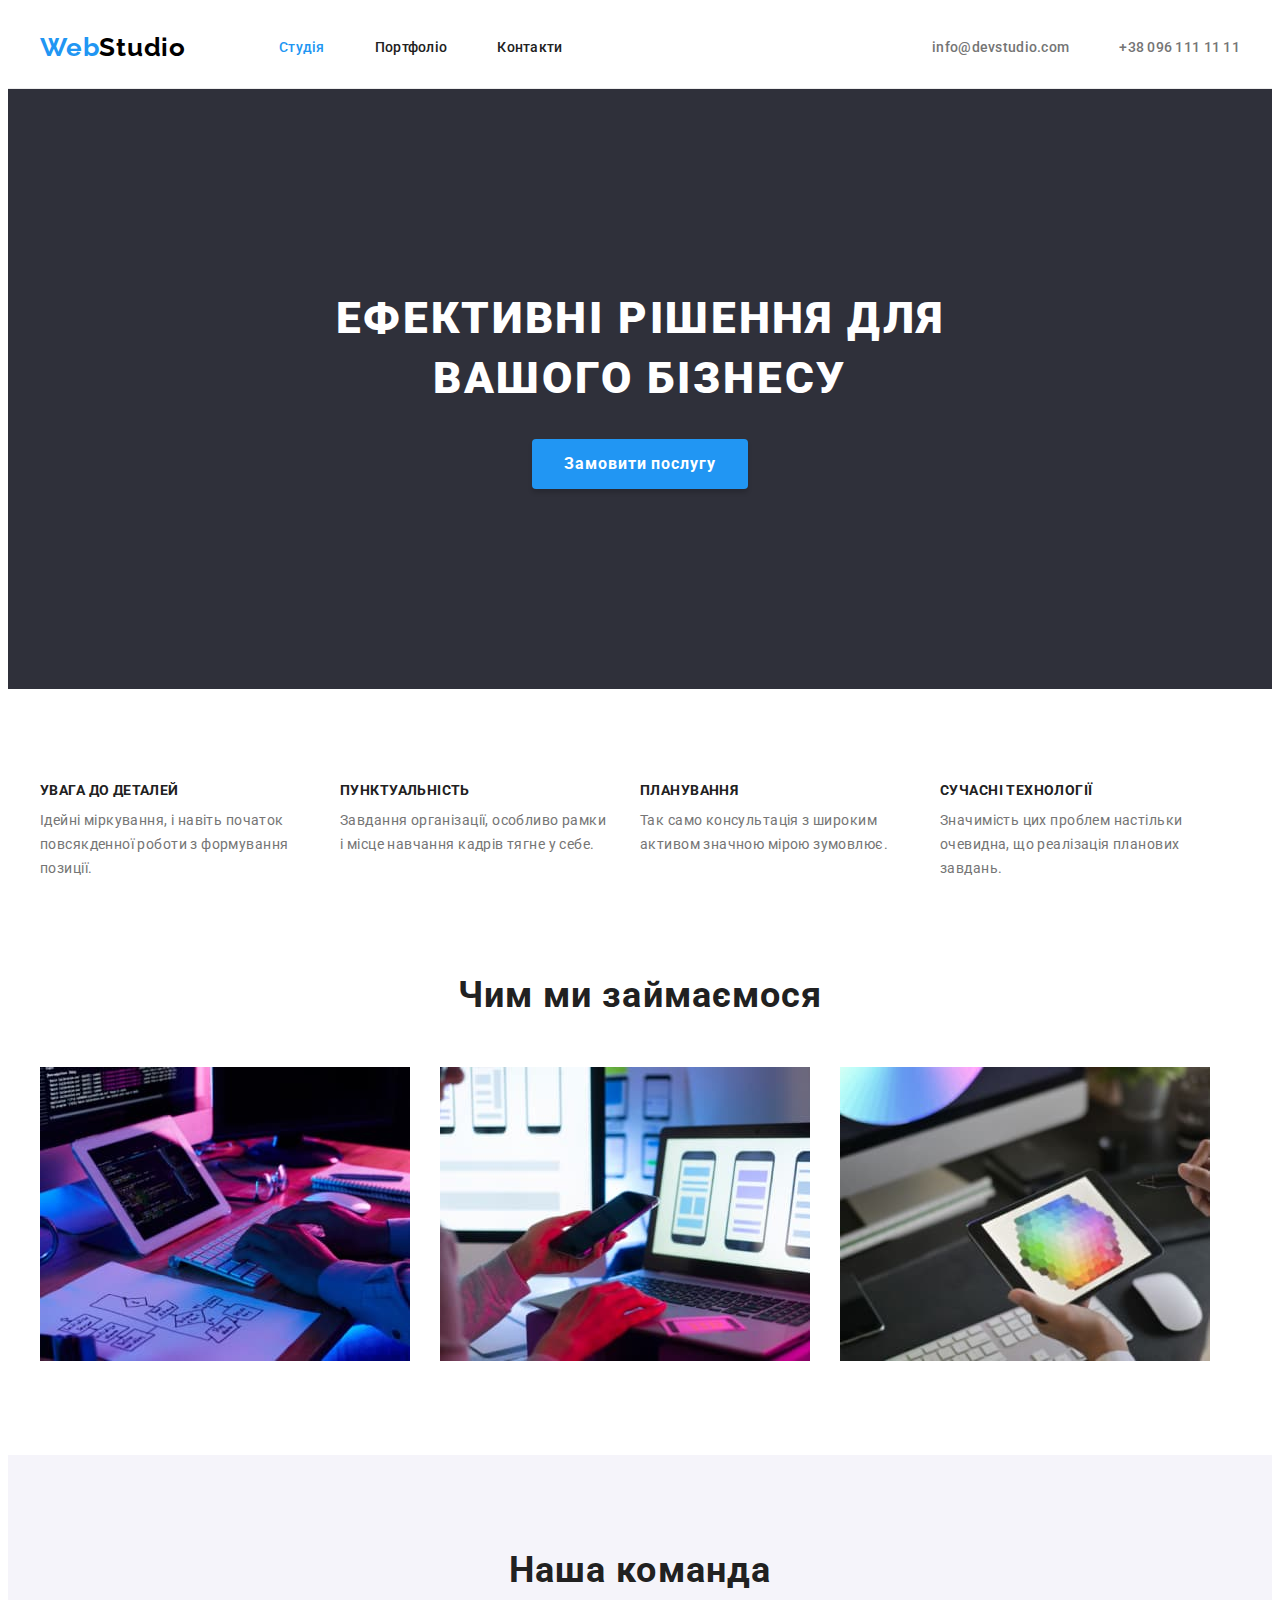
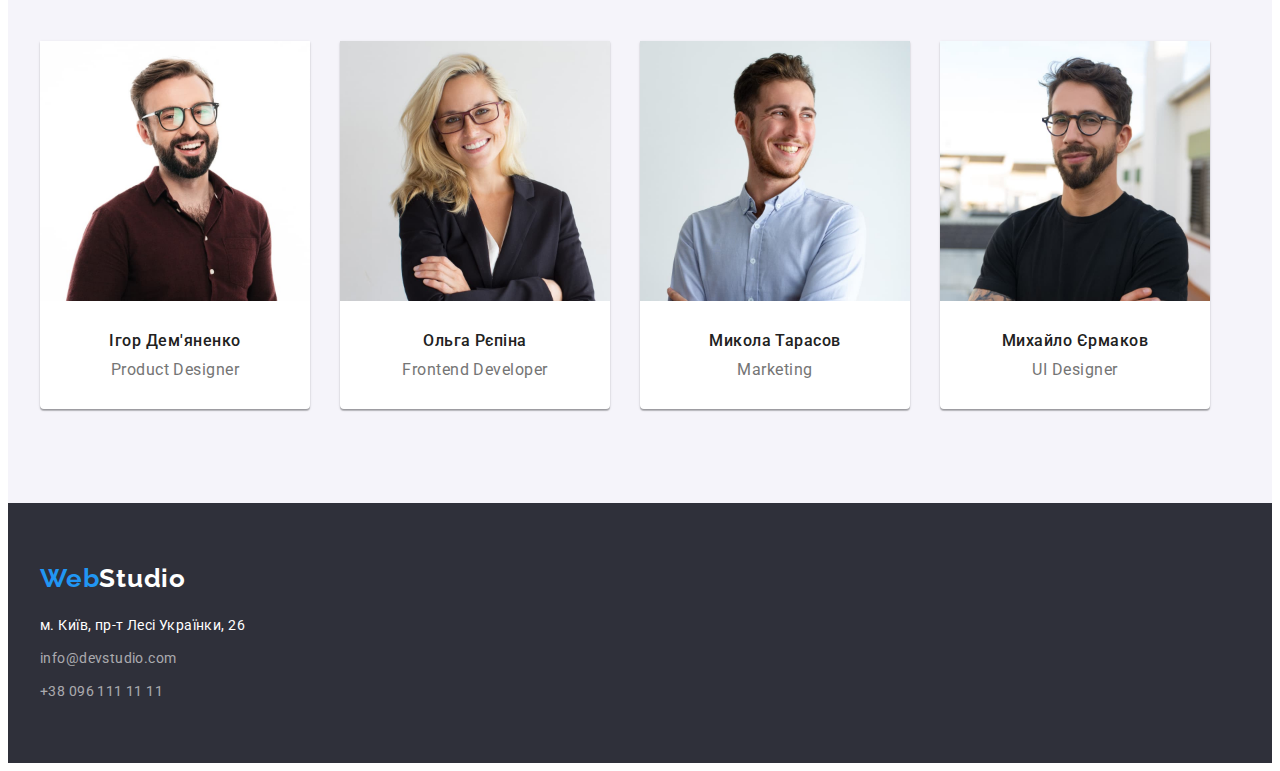
<file: index.html>
<!DOCTYPE html>
<html lang="uk">
  <head>
    <meta charset="UTF-8" />
    <meta http-equiv="X-UA-Compatible" content="IE=edge" />
    <meta name="viewport" content="width=device-width, initial-scale=1.0" />
    <title>Web Studio</title>
    <link rel="preconnect" href="https://fonts.googleapis.com" />
    <link rel="preconnect" href="https://fonts.gstatic.com" crossorigin />
    <link
      href="https://fonts.googleapis.com/css2?family=Raleway:wght@700&family=Roboto:wght@400;500;700;900&display=swap"
      rel="stylesheet"
    />
    <link
      rel="stylesheet"
      href="https://cdnjs.cloudflare.com/ajax/libs/modern-normalize/1.1.0/modern-normalize.min.css"
      integrity="sha512-wpPYUAdjBVSE4KJnH1VR1HeZfpl1ub8YT/NKx4PuQ5NmX2tKuGu6U/JRp5y+Y8XG2tV+wKQpNHVUX03MfMFn9Q=="
      crossorigin="anonymous"
      referrerpolicy="no-referrer"
    />
    <link rel="stylesheet" href="./css/styles.css" />
  </head>
  <body>
    <header class="header">
      <div class="container header-container">
        <nav class="header-navigation">
          <a class="header-logo" href="#"><span>Web</span>Studio</a>
          <ul class="header-list">
            <li class="header-item">
              <a class="header-link link-current" href="#">Студія</a>
            </li>
            <li class="header-item">
              <a class="header-link" href="./portfolio.html">Портфоліо</a>
            </li>
            <li class="header-item">
              <a class="header-link" href="#">Контакти</a>
            </li>
          </ul>
        </nav>
        <ul class="header-sublist">
          <li>
            <a class="header-mail" href="mailto:info@devstudio.com"
              >info@devstudio.com</a
            >
          </li>
          <li>
            <a class="header-phone" href="tel:+380961111111"
              >+38 096 111 11 11</a
            >
          </li>
        </ul>
      </div>
    </header>
    <main>
      <section class="hero">
        <div class="container">
          <h1 class="hero-title">Ефективні рішення для вашого бізнесу</h1>
          <button class="hero-btn" type="button">Замовити послугу</button>
        </div>
      </section>
      <section class="advantages">
        <div class="container advantages-container">
          <h2 class="visually-hidden">Наші переваги</h2>
          <ul class="advantages-list">
            <li class="advantages-item">
              <h3 class="advantages-subtitle">УВАГА ДО ДЕТАЛЕЙ</h3>
              <p class="advantages-text">
                Ідейні міркування, і навіть початок повсякденної роботи з
                формування позиції.
              </p>
            </li>
            <li class="advantages-item">
              <h3 class="advantages-subtitle">ПУНКТУАЛЬНІСТЬ</h3>
              <p class="advantages-text">
                Завдання організації, особливо рамки і місце навчання кадрів
                тягне у себе.
              </p>
            </li>
            <li class="advantages-item">
              <h3 class="advantages-subtitle">ПЛАНУВАННЯ</h3>
              <p class="advantages-text">
                Так само консультація з широким активом значною мірою зумовлює.
              </p>
            </li>
            <li class="advantages-item">
              <h3 class="advantages-subtitle">СУЧАСНІ ТЕХНОЛОГІЇ</h3>
              <p class="advantages-text">
                Значимість цих проблем настільки очевидна, що реалізація
                планових завдань.
              </p>
            </li>
          </ul>
        </div>
      </section>
      <section class="services">
        <div class="container">
          <h2 class="services-title">Чим ми займаємося</h2>
          <ul class="services-list">
            <li class="services-item">
              <img
                src="./images/what-are-we-doing1.jpg"
                alt="кодуємо"
                width="370"
              />
            </li>
            <li class="services-item">
              <img
                src="./images/what-are-we-doing2.jpg"
                alt="адаптуємо"
                width="370"
              />
            </li>
            <li class="services-item">
              <img
                src="./images/what-are-we-doing3.jpg"
                alt="стилізуємо"
                width="370"
              />
            </li>
          </ul>
        </div>
      </section>
      <section class="team">
        <div class="container">
          <h2 class="team-title">Наша команда</h2>
          <ul class="team-list">
            <li class="team-item">
              <img
                src="./images/team1.jpg"
                alt="ігор дем'яненко дизайнер"
                width="270"
                height="260"
              />
              <div class="team-text-wrapper">
                <h3 class="team-subtitle">Ігор Дем'яненко</h3>
                <p class="team-text">Product Designer</p>
              </div>
            </li>

            <li class="team-item">
              <img
                src="./images/team2.jpg"
                alt="ольга рєпіна фронт енд розробник"
                width="270"
                height="260"
              />
              <div class="team-text-wrapper">
                <h3 class="team-subtitle">Ольга Рєпіна</h3>
                <p class="team-text">Frontend Developer</p>
              </div>
            </li>

            <li class="team-item">
              <img
                src="./images/team3.jpg"
                alt="микола тарасов маркетинг"
                width="270"
                height="260"
              />
              <div class="team-text-wrapper">
                <h3 class="team-subtitle">Микола Тарасов</h3>
                <p class="team-text">Marketing</p>
              </div>
            </li>

            <li class="team-item">
              <img
                src="./images/team4.jpg"
                alt="михайло єрмаков дизайнер"
                width="270"
                height="260"
              />
              <div class="team-text-wrapper">
                <h3 class="team-subtitle">Михайло Єрмаков</h3>
                <p class="team-text">UI Designer</p>
              </div>
            </li>
          </ul>
        </div>
      </section>
      <footer class="footer">
        <div class="container">
          <a class="footer-logo" href="./index.html"><span>Web</span>Studio</a>
          <address class="footer-address">
            <ul class="footer-list">
              <li class="footer-item">
                <a
                  class="footer-address-link link"
                  href="https://goo.gl/maps/mLugmhBUaK3o9VCq7"
                  target="_blank"
                  rel="noopener norefferer nofollow"
                  >м. Київ, пр-т Лесі Українки, 26</a
                >
              </li>
              <li class="footer-item">
                <a class="footer-mail" href="mailto:info@devstudio.com"
                  >info@devstudio.com</a
                >
              </li>
              <li class="footer-item">
                <a class="footer-tel" href="tel:+380961111111"
                  >+38 096 111 11 11</a
                >
              </li>
            </ul>
          </address>
        </div>
      </footer>
    </main>
  </body>
</html>
</file>
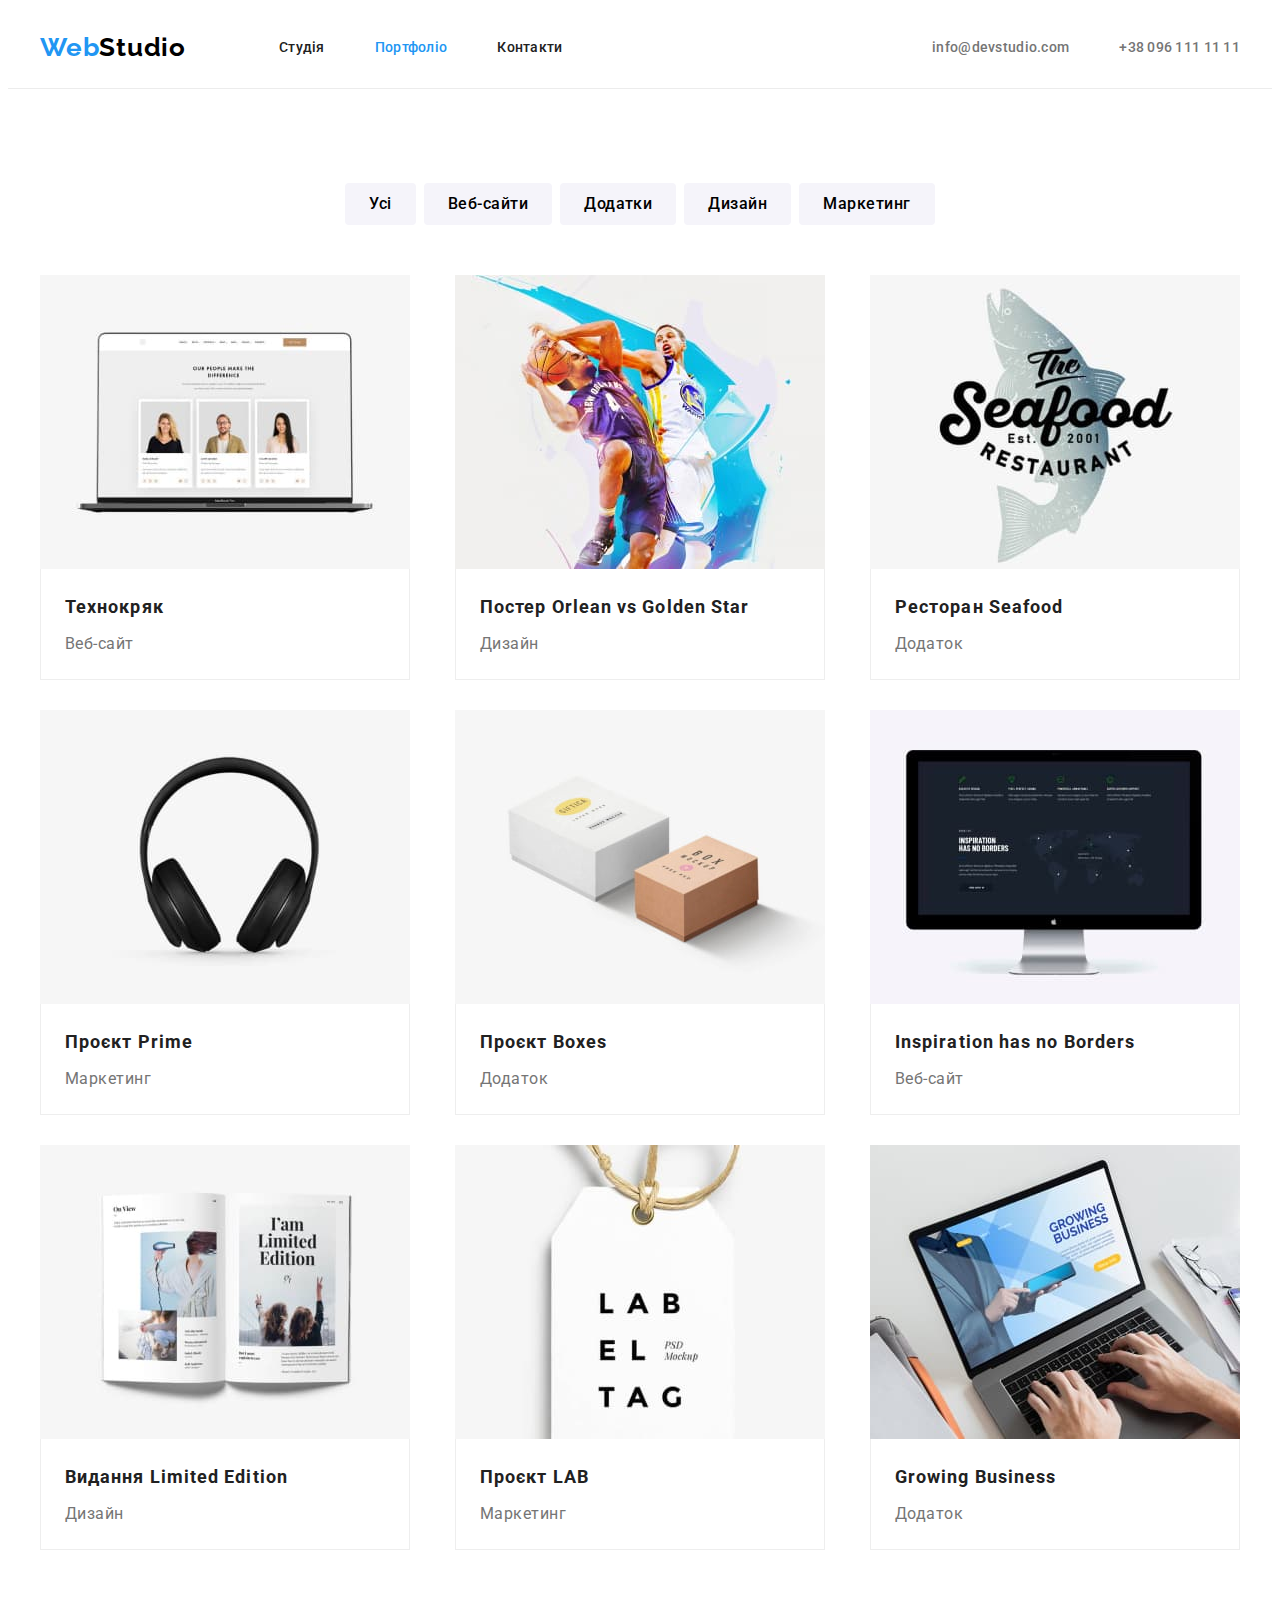
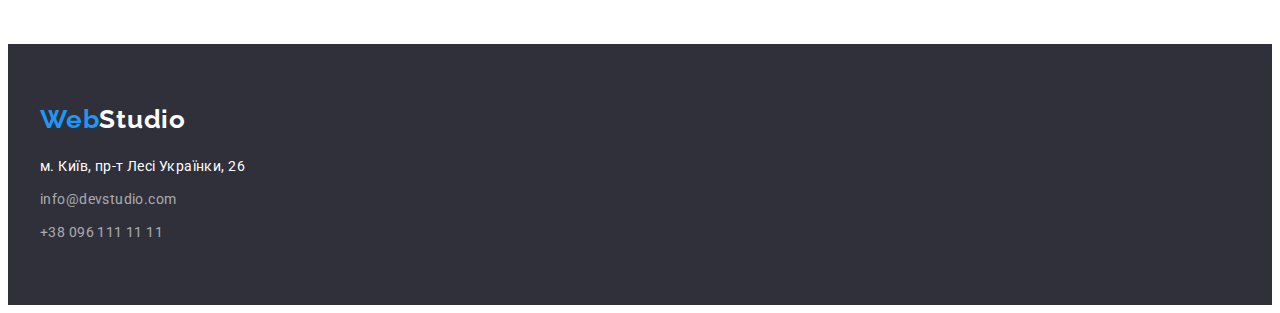
<file: portfolio.html>
<!DOCTYPE html>
<html lang="uk">
  <head>
    <meta charset="UTF-8" />
    <meta http-equiv="X-UA-Compatible" content="IE=edge" />
    <meta name="viewport" content="width=device-width, initial-scale=1.0" />
    <title>Web Studio</title>
    <link rel="preconnect" href="https://fonts.googleapis.com" />
    <link rel="preconnect" href="https://fonts.gstatic.com" crossorigin />
    <link
      href="https://fonts.googleapis.com/css2?family=Raleway:wght@700&family=Roboto:wght@400;500;700;900&display=swap"
      rel="stylesheet"
    />
    <link
      rel="stylesheet"
      href="https://cdnjs.cloudflare.com/ajax/libs/modern-normalize/1.1.0/modern-normalize.min.css"
      integrity="sha512-wpPYUAdjBVSE4KJnH1VR1HeZfpl1ub8YT/NKx4PuQ5NmX2tKuGu6U/JRp5y+Y8XG2tV+wKQpNHVUX03MfMFn9Q=="
      crossorigin="anonymous"
      referrerpolicy="no-referrer"
    />
    <link rel="stylesheet" href="./css/styles.css" />
  </head>
  <body>
    <header class="header">
      <div class="container header-container">
        <nav class="header-navigation">
          <a class="header-logo" href="#"><span>Web</span>Studio</a>
          <ul class="header-list">
            <li class="header-item">
              <a class="header-link" href="./index.html">Студія</a>
            </li>
            <li class="header-item">
              <a class="header-link link-current" href="./portfolio.html"
                >Портфоліо</a
              >
            </li>
            <li class="header-item">
              <a class="header-link" href="#">Контакти</a>
            </li>
          </ul>
        </nav>
        <ul class="header-sublist">
          <li>
            <a class="header-mail" href="mailto:info@devstudio.com"
              >info@devstudio.com</a
            >
          </li>
          <li>
            <a class="header-phone" href="tel:+380961111111"
              >+38 096 111 11 11</a
            >
          </li>
        </ul>
      </div>
    </header>
    <main>
      <section class="portfolio">
        <div class="container">
          <h1 class="visually-hidden">Портфоліо наших проектів</h1>
          <ul class="portfolio-list">
            <li class="portfolio-item">
              <button class="portfolio-btn" type="button">Усі</button>
            </li>
            <li class="portfolio-item">
              <button class="portfolio-btn" type="button">Веб-сайти</button>
            </li>
            <li class="portfolio-item">
              <button class="portfolio-btn" type="button">Додатки</button>
            </li>
            <li class="portfolio-item">
              <button class="portfolio-btn" type="button">Дизайн</button>
            </li>
            <li class="portfolio-item">
              <button class="portfolio-btn" type="button">Маркетинг</button>
            </li>
          </ul>
          <ul class="portfolio-sublist">
            <li class="portfolio-sublist-item">
              <a
                class="portfolio-link"
                href="#"
                target="_blank"
                rel="noopener norefferer nofollow"
              >
                <img
                  src="./images/portfolio/technohryak.jpg"
                  alt="візитні картки працівників на екрані ноутбука"
                  width="370"
                />

                <div class="portfolio-sublist-wrapper">
                  <h2 class="portfolio-subtitle">Технокряк</h2>
                  <p class="portfolio-text">Веб-сайт</p>
                </div>
              </a>
            </li>

            <li class="portfolio-sublist-item">
              <a
                class="portfolio-link"
                href="#"
                target="_blank"
                rel="noopener norefferer nofollow"
              >
                <img
                  src="./images/portfolio/neworlean.jpg"
                  alt="два баскетболісти у двободї за м'яч"
                  width="370"
                />
                <div class="portfolio-sublist-wrapper">
                  <h2 class="portfolio-subtitle">
                    Постер <span lang="en">Orlean vs Golden Star</span>
                  </h2>
                  <p class="portfolio-text">Дизайн</p>
                </div>
              </a>
            </li>

            <li class="portfolio-sublist-item">
              <a
                class="portfolio-link"
                href="#"
                target="_blank"
                rel="noopener norefferer nofollow"
              >
                <img
                  src="./images/portfolio/seafood.jpg"
                  alt="Риба тунець розташована поза назвою ресторану сіфуд"
                  width="370"
                />
                <div class="portfolio-sublist-wrapper">
                  <h2 class="portfolio-subtitle">
                    Ресторан <span lang="en">Seafood</span>
                  </h2>
                  <p class="portfolio-text">Додаток</p>
                </div>
              </a>
            </li>

            <li class="portfolio-sublist-item">
              <a
                class="portfolio-link"
                href="#"
                target="_blank"
                rel="noopener norefferer nofollow"
              >
                <img
                  src="./images/portfolio/prime.jpg"
                  alt="бездротові навушники чорного кольору"
                  width="370"
                />
                <div class="portfolio-sublist-wrapper">
                  <h2 class="portfolio-subtitle">Проєкт Prime</h2>
                  <p class="portfolio-text">Маркетинг</p>
                </div>
              </a>
            </li>

            <li class="portfolio-sublist-item">
              <a
                class="portfolio-link"
                href="#"
                target="_blank"
                rel="noopener norefferer nofollow"
              >
                <img
                  src="./images/portfolio/boxes.jpg"
                  alt="біла та коричнева коробки на білому фоні"
                  width="370"
                />
                <div class="portfolio-sublist-wrapper">
                  <h2 class="portfolio-subtitle">Проєкт Boxes</h2>
                  <p class="portfolio-text">Додаток</p>
                </div>
              </a>
            </li>

            <li class="portfolio-sublist-item">
              <a
                class="portfolio-link"
                href="#"
                target="_blank"
                rel="noopener norefferer nofollow"
              >
                <img
                  src="./images/portfolio/inspiration.jpg"
                  alt="відображення сайту з мапою світу на моніторі mac"
                  width="370"
                  height="294"
                />
                <div class="portfolio-sublist-wrapper">
                  <h2 class="portfolio-subtitle">Inspiration has no Borders</h2>
                  <p class="portfolio-text">Веб-сайт</p>
                </div>
              </a>
            </li>

            <li class="portfolio-sublist-item">
              <a
                class="portfolio-link"
                href="#"
                target="_blank"
                rel="noopener norefferer nofollow"
              >
                <img
                  src="./images/portfolio/limited.jpg"
                  alt="Відкрита книга лімітованої серії"
                  width="370"
                />
                <div class="portfolio-sublist-wrapper">
                  <h2 class="portfolio-subtitle">Видання Limited Edition</h2>
                  <p class="portfolio-text">Дизайн</p>
                </div>
              </a>
            </li>

            <li class="portfolio-sublist-item">
              <a
                class="portfolio-link"
                href="#"
                target="_blank"
                rel="noopener norefferer nofollow"
              >
                <img
                  src="./images/portfolio/projectlab.jpg"
                  alt="етикетка з текстом лаб, яка висить на плетеному шнурку"
                  width="370"
                />
                <div class="portfolio-sublist-wrapper">
                  <h2 class="portfolio-subtitle">Проєкт LAB</h2>
                  <p class="portfolio-text">Маркетинг</p>
                </div>
              </a>
            </li>

            <li class="portfolio-sublist-item">
              <a
                class="portfolio-link"
                href="#"
                target="_blank"
                rel="noopener norefferer nofollow"
              >
                <img
                  src="./images/portfolio/grovingbusiness.jpg"
                  alt="чоловік працює на ноутбуці на сайті гровінг бізнес"
                  width="370"
                />
                <div class="portfolio-sublist-wrapper">
                  <h2 class="portfolio-subtitle">Growing Business</h2>
                  <p class="portfolio-text">Додаток</p>
                </div>
              </a>
            </li>
          </ul>
        </div>
      </section>
    </main>
    <footer class="footer">
      <div class="container">
        <a class="footer-logo" href="./index.html"><span>Web</span>Studio</a>
        <address class="footer-address">
          <ul class="footer-list">
            <li class="footer-item">
              <a
                class="footer-address-link link"
                href="https://goo.gl/maps/mLugmhBUaK3o9VCq7"
                target="_blank"
                rel="noopener norefferer nofollow"
                >м. Київ, пр-т Лесі Українки, 26</a
              >
            </li>
            <li class="footer-item">
              <a class="footer-mail" href="mailto:info@devstudio.com"
                >info@devstudio.com</a
              >
            </li>
            <li class="footer-item">
              <a class="footer-tel" href="tel:+380961111111"
                >+38 096 111 11 11</a
              >
            </li>
          </ul>
        </address>
      </div>
    </footer>
  </body>
</html>
</file>
<file: css/styles.css>
:root {
  --main-title-color: #212121;
  --second-text-color: #757575;
  --background-btn-logo-color: #ffffff;
  --accent-color: #2196f3;
  --logo-color: #000000;
  --transparent-color: rgba(255, 255, 255, 0.6);
  --main-background-color: #2f303a;
  --team-background-color: #f5f4fa;
  --btn-hover-color: #188ce8;
  --border-header-color: #ececec;
  --default-lh: 1.14; /*16px*/
  --default-section-padding: 94px;
}

/* ----------------------------- RESET CSS  start -------------------------------- */

p,
h1,
h2,
h3,
h4,
h5,
h6 {
  margin: 0;
}

ul,
ol {
  margin: 0;
  padding-left: 0;
  list-style: none;
}

button {
  cursor: pointer;
}

a {
  text-decoration: none;
}

/* ----------------------------- RESET CSS end  -------------------------------- */

body {
  font-family: "Roboto", sans-serif;
  color: var(--main-title-color);
  background-color: var(--background-btn-logo-color);
}

.container {
  width: 1200px;
  padding: 0 15px;
  margin: 0 auto;
  /* outline: 1px solid red; */
}

.visually-hidden {
  position: absolute;
  width: 1px;
  height: 1px;
  margin: -1px;
  border: 0;
  padding: 0;
  white-space: nowrap;
  clip-path: inset(100%);
  clip: rect(0 0 0 0);
  overflow: hidden;
}

/* ----------------------------- HEADER -------------------------------- */
.header {
  border-bottom: 1px solid var(--border-header-color);
}

.header-container {
  display: flex;
  align-items: center;
}

.header-navigation {
  display: flex;
  align-items: center;
}

.header-logo {
  display: inline-block;
  padding-top: 24px;
  margin-right: 93px;
  padding-bottom: 25px;
  font-family: "Raleway", sans-serif;
  font-weight: 700;
  font-size: 26px;
  line-height: 1.19;
  letter-spacing: 0.03em;
  color: var(--logo-color);
}

.header-logo span {
  color: var(--accent-color);
}

.header-list,
.header-sublist {
  display: flex;
  gap: 50px;
}

.header-sublist {
  margin-left: auto;
}

.header-link {
  display: inline-block;
  padding: 32px 0;
  font-weight: 500;
  font-size: 14px;
  line-height: var(--default-lh);
  letter-spacing: 0.02em;
  color: var(--main-title-color);
}

.header-link.link-current {
  color: var(--accent-color);
}

.header-link:hover,
.header-link:focus {
  color: var(--accent-color);
}

.header-mail,
.header-phone {
  display: inline-block;
  padding: 32px 0;
  font-weight: 500;
  font-size: 14px;
  line-height: var(--default-lh);
  letter-spacing: 0.02em;
  color: var(--second-text-color);
}

.header-mail:hover,
.header-mail:focus,
.header-phone:hover,
.header-phone:focus {
  color: var(--accent-color);
}

/* ------------------------------- HERO ---------------------------------- */
.hero {
  padding: 200px 0;
  background-color: var(--main-background-color);
  text-align: center;
}

.hero-title {
  max-width: 696px;
  margin: 0 auto;
  margin-bottom: 30px;
  font-weight: 900;
  font-size: 44px;
  line-height: 1.36;
  text-align: center;
  letter-spacing: 0.06em;
  text-transform: uppercase;
  color: var(--background-btn-logo-color);
}

.hero-btn {
  padding: 10px 32px;
  font-family: inherit;
  font-weight: 700;
  font-size: 16px;
  line-height: 1.88;
  text-align: center;
  letter-spacing: 0.06em;
  cursor: pointer;
  color: var(--background-btn-logo-color);
  background-color: var(--accent-color);
  border: none;
  box-shadow: 0px 4px 4px rgba(0, 0, 0, 0.15);
  border-radius: 4px;
}

.hero-btn:hover,
.hero-btn:focus {
  background-color: var(--btn-hover-color);
}

/* ------------------------------- ADVANTAGES ---------------------------------- */

.advantages {
  padding-top: var(--default-section-padding);
  padding-bottom: 47px;
}

.advantages-list {
  display: flex;
  gap: 30px;
}

.advantages-item {
  max-width: 270px;
}

.advantages-subtitle {
  margin-bottom: 10px;
  font-weight: 700;
  font-size: 14px;
  line-height: var(--default-lh);
  letter-spacing: 0.03em;
  text-transform: uppercase;
}

.advantages-text {
  font-size: 14px;
  line-height: 1.71;
  letter-spacing: 0.03em;
  color: var(--second-text-color);
}

/* ------------------------------- SERVICES ---------------------------------- */
.services {
  padding-top: 47px;
  padding-bottom: var(--default-section-padding);
}

.services-title {
  margin-bottom: 50px;
  font-weight: 700;
  font-size: 36px;
  line-height: 1.17;
  text-align: center;
  letter-spacing: 0.03em;
}
.services-list {
  display: flex;
  gap: 30px;
}
.services-item img {
  display: block;
}

/* --------------------------------- TEAM ------------------------------------ */
.team {
  padding-top: var(--default-section-padding);
  padding-bottom: var(--default-section-padding);
  background-color: var(--team-background-color);
}

.team-title {
  margin-bottom: 50px;
  font-weight: 700;
  font-size: 36px;
  line-height: 1.17;
  text-align: center;
  letter-spacing: 0.03em;
}
.team-list {
  display: flex;
  flex-wrap: wrap;
  gap: 30px;
}
.team-item {
  flex-basis: calc(100% / 4 - 30px);
  background-color: var(--background-btn-logo-color);
  box-shadow: 0px 1px 3px rgba(0, 0, 0, 0.12), 0px 1px 1px rgba(0, 0, 0, 0.14),
    0px 2px 1px rgba(0, 0, 0, 0.2);
  border-radius: 0px 0px 4px 4px;
}

.team-item > img {
  display: block;
}

.team-subtitle {
  margin-bottom: 10px;
  font-weight: 500;
  font-size: 16px;
  line-height: 1.19;
  text-align: center;
  letter-spacing: 0.03em;
}
.team-text {
  font-size: 16px;
  line-height: 1.19;
  text-align: center;
  letter-spacing: 0.03em;
  color: var(--second-text-color);
}

.team-text-wrapper {
  padding: 30px 0;
}

/* --------------------------------- Portfolio ------------------------------------ */

.portfolio {
  padding-top: var(--default-section-padding);
  padding-bottom: var(--default-section-padding);
}

.portfolio-list {
  display: flex;
  justify-content: center;
  gap: 8px;
  margin-bottom: 50px;
}

.portfolio-btn {
  padding: 6px 22px;
  font-family: inherit;
  font-weight: 500;
  font-size: 16px;
  line-height: 1.62;
  text-align: center;
  letter-spacing: 0.03em;
  cursor: pointer;
  background: var(--team-background-color);
  border-color: transparent;
  border-radius: 4px;
}

.portfolio-btn:hover,
.portfolio-btn:focus {
  color: var(--background-btn-logo-color);
  background-color: var(--accent-color);
  box-shadow: 0px 3px 1px rgba(0, 0, 0, 0.1), 0px 1px 2px rgba(0, 0, 0, 0.08),
    0px 2px 2px rgba(0, 0, 0, 0.12);
  border-radius: 4px;
}

.portfolio-sublist {
  display: flex;
  justify-content: space-between;
  flex-wrap: wrap;
  gap: 30px;
}

.portfolio-sublist img {
  display: block;
}

.portfolio-sublist-item {
  flex-basis: calc(100% / 3 - 30px);
}

.portfolio-sublist-item:hover {
  box-shadow: 0px 4px 4px rgba(0, 0, 0, 0.25);
}

.portfolio-sublist-wrapper {
  padding: 20px 24px;
  border-right: 1px solid #eeeeee;
  border-bottom: 1px solid #eeeeee;
  border-left: 1px solid #eeeeee;
}

.portfolio-subtitle {
  margin-bottom: 4px;
  font-weight: 700;
  font-size: 18px;
  line-height: 2;
  letter-spacing: 0.06em;
  color: var(--main-title-color);
}

.portfolio-text {
  font-size: 16px;
  line-height: 1.88;
  letter-spacing: 0.03em;
  color: var(--second-text-color);
}

/* --------------------------------- FOOTER ------------------------------------ */
.footer {
  padding: 60px 0;
  background-color: var(--main-background-color);
}
.footer-logo {
  display: inline-block;
  margin-bottom: 20px;
  font-family: "Raleway";
  font-weight: 700;
  font-size: 26px;
  line-height: 1.19;
  letter-spacing: 0.03em;
  color: var(--background-btn-logo-color);
}

.footer-logo span {
  color: var(--accent-color);
}

.footer-address {
  font-style: normal;
}

.footer-address-link {
  font-size: 14px;
  line-height: 1.71;
  letter-spacing: 0.03em;
  color: var(--background-btn-logo-color);
}

.footer-mail,
.footer-tel {
  font-size: 14px;
  line-height: 1.71;
  letter-spacing: 0.03em;
  color: var(--transparent-color);
}

.footer-item {
  margin-bottom: 9px;
}

.footer-item:last-child {
  margin-bottom: 0px;
}

.footer-address-link:hover,
.footer-address-link:focus,
.footer-mail:hover,
.footer-mail:focus,
.footer-tel:hover,
.footer-tel:focus {
  color: var(--accent-color);
}
</file>
